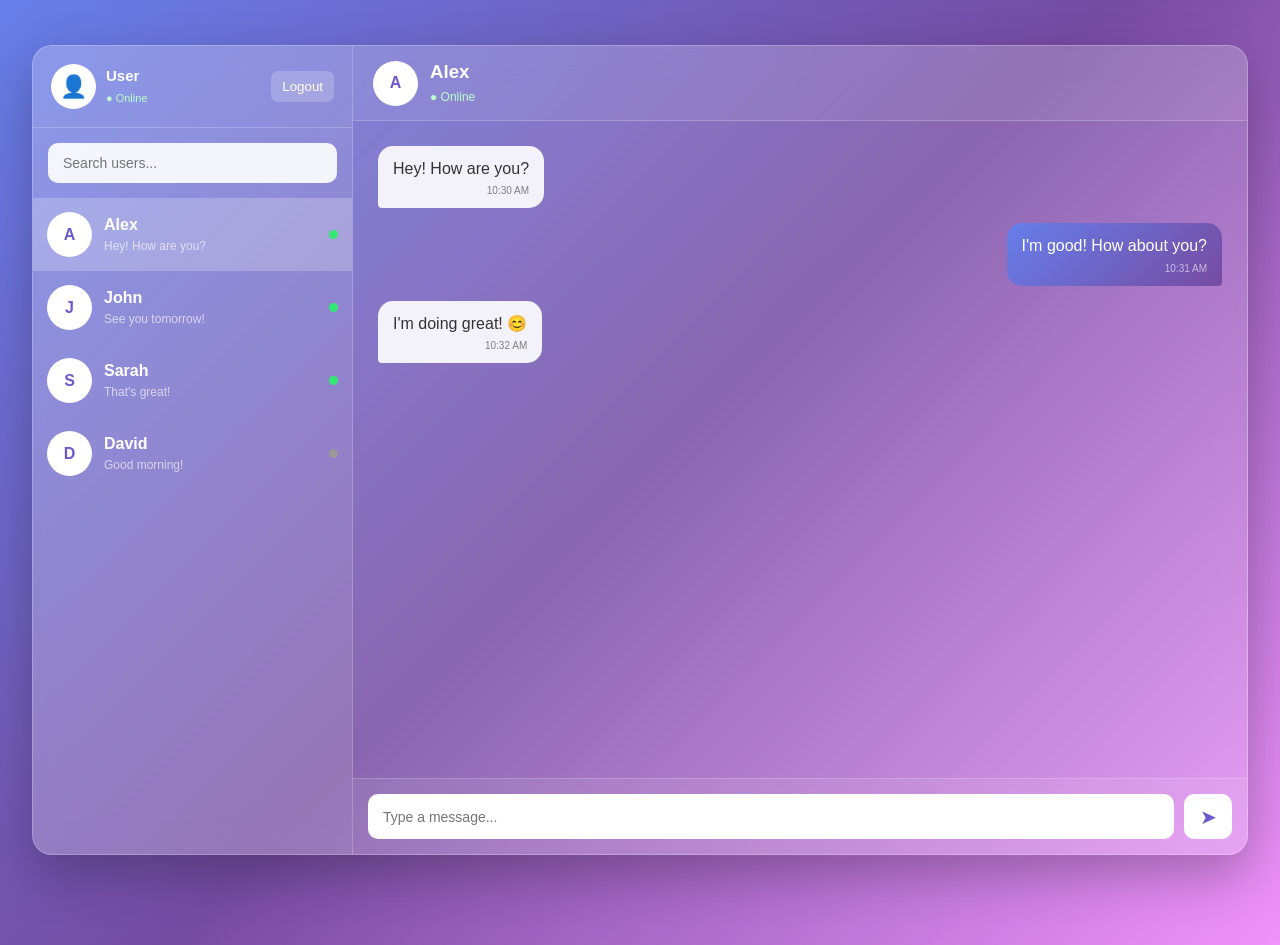
<file: index.html>
<!DOCTYPE html>
<html lang="en">
<head>
    <meta charset="UTF-8">
    <meta name="viewport" content="width=device-width, initial-scale=1.0">
    <title>ChatApp</title>
    <link rel="stylesheet" href="index.css">
</head>
<body>
    <div class="chat-container">
        <!-- SIDEBAR -->
        <aside class="sidebar">
            <!-- PROFILE -->
            <div class="profile">
                <div class="profile-left">
                    <div class="profile-image">
                        👤
                    </div>
                    <div class="profile-details">
                        <h3 id="profileName">
                            User
                        </h3>
                        <span class="online-text">
                            ● Online
                        </span>
                    </div>
                </div>
                <button id="logoutBtn" class="logout-btn">
                    Logout
                </button>
            </div>
            <!-- SEARCH -->
            <div class="search-box">
                <input
                    type="text"
                    id="searchInput"
                    placeholder="Search users..."
                >
            </div>
            <!-- USERS -->
            <div class="users">
                <div
                    class="user active"
                    data-name="Alex"
                    data-initial="A"
                    data-status="Online">
                    <div class="user-image">
                        A
                    </div>
                    <div class="user-info">
                        <h4>Alex</h4>
                        <p>Hey! How are you?</p>
                    </div>
                    <span class="status"></span>
                </div>
                <div
                    class="user"
                    data-name="John"
                    data-initial="J"
                    data-status="Online">
                    <div class="user-image">
                        J
                    </div>
                    <div class="user-info">
                        <h4>John</h4>
                        <p>See you tomorrow!</p>
                    </div>
                    <span class="status"></span>
                </div>
                <div
                    class="user"
                    data-name="Sarah"
                    data-initial="S"
                    data-status="Online">
                    <div class="user-image">
                        S
                    </div>
                    <div class="user-info">
                        <h4>Sarah</h4>
                        <p>That's great!</p>
                    </div>
                    <span class="status"></span>
                </div>
                <div
                    class="user"
                    data-name="David"
                    data-initial="D"
                    data-status="Offline">
                    <div class="user-image">
                        D
                    </div>
                    <div class="user-info">
                        <h4>David</h4>
                        <p>Good morning!</p>
                    </div>
                    <span class="status offline"></span>
                </div>
            </div>
        </aside>
        <!-- CHAT AREA -->
        <main class="chat-area">
            <!-- CHAT HEADER -->
            <header class="chat-header">
                <div class="chat-user">
                    <div
                        class="chat-user-image"
                        id="chatUserImage">
                        A
                    </div>
                    <div>
                        <h3 id="chatUserName">
                            Alex
                        </h3>
                        <span id="chatStatus">
                            ● Online
                        </span>
                    </div>
                </div>
            </header>

            <!-- MESSAGES -->

            <div class="messages" id="messages">
                <div class="message received">
                    <div class="message-content">
                        <p>
                            Hey! How are you?
                        </p>
                        <span>
                            10:30 AM
                        </span>
                    </div>
                </div>
                <div class="message sent">
                    <div class="message-content">
                        <p>
                            I'm good! How about you?
                        </p>
                        <span>
                            10:31 AM
                        </span>
                    </div>
                </div>
                <div class="message received">
                    <div class="message-content">
                        <p>
                            I'm doing great! 😊
                        </p>
                        <span>
                            10:32 AM
                        </span>
                    </div>
                </div>
            </div>
            <!-- TYPING -->
            <div id="typing" class="typing">
                <span></span>
                <span></span>
                <span></span>
                <label id="typingName">
                    Alex is typing...
                </label>
            </div>

            <!-- INPUT -->

            <div class="message-input">
                <input
                    type="text"
                    id="messageInput"
                    placeholder="Type a message..."
                    autocomplete="off">
                <button
                    id="sendBtn"
                    title="Send message">
                    ➤
                </button>
            </div>
        </main>
    </div>
    <script src="index.js"></script>
</body>
</html>
</file>
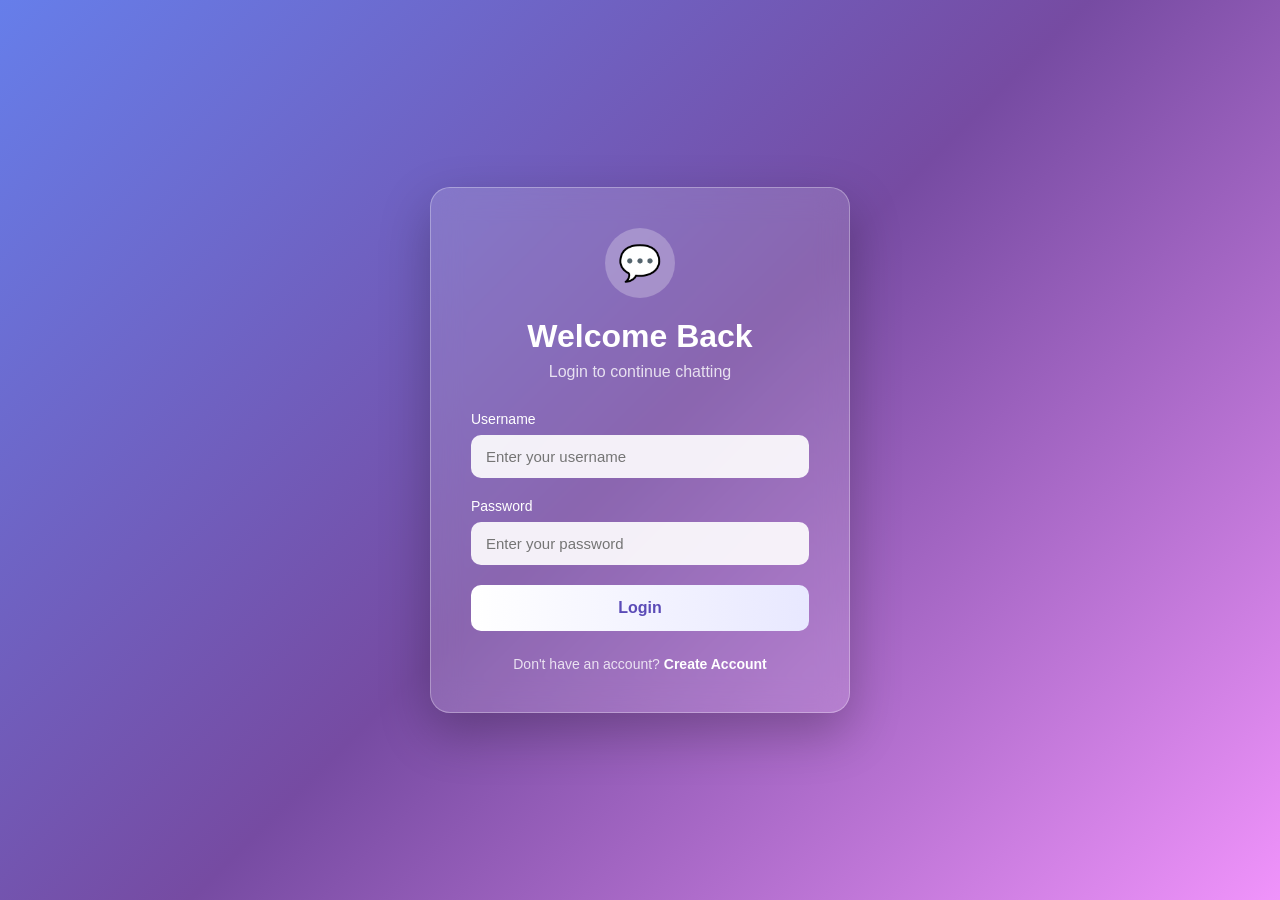
<file: login.html>
<!DOCTYPE html>
<html lang="en">
<head>
    <meta charset="UTF-8">
    <meta name="viewport" content="width=device-width, initial-scale=1.0">
    <title>ChatApp - Login</title>
    <link rel="stylesheet" href="login.css">
</head>
<body>
    <div class="login-container">
        <div class="login-box">
            <div class="logo">
                💬
            </div>
            <h1>Welcome Back</h1>
            <p class="subtitle">Login to continue chatting</p>
            <form id="loginForm">
                <div class="input-group">
                    <label for="username">Username</label>
                    <input 
                        type="text" 
                        id="username" 
                        placeholder="Enter your username">
                    <span id="usernameError"></span>
                </div>
                <div class="input-group">
                    <label for="password">Password</label>
                    <input 
                        type="password" 
                        id="password" 
                        placeholder="Enter your password">
                    <span id="passwordError"></span>
                </div>
                <button type="submit" class="login-btn">
                    Login
                </button>
            </form>
            <p class="bottom-text">
                Don't have an account?
                <a href="#">Create Account</a>
            </p>
        </div>
    </div>
    <script src="login.js"></script>
</body>
</html>
</file>
<file: index.css>
* {
    margin: 0;
    padding: 0;
    box-sizing: border-box;
}
body {
    min-height: 100vh;
    font-family: Arial, sans-serif;
    background: linear-gradient(
        135deg,
        #667eea,
        #764ba2,
        #f093fb
    );
}
/* MAIN CHAT CONTAINER */
.chat-container {
    width: 95%;
    height: 90vh;
    margin: 5vh auto;
    display: flex;
    background: rgba(255, 255, 255, 0.15);
    border: 1px solid rgba(255, 255, 255, 0.3);
    border-radius: 20px;
    overflow: hidden;
    backdrop-filter: blur(15px);
    box-shadow:
        0 20px 50px rgba(0, 0, 0, 0.25);
}

/* SIDEBAR */

.sidebar {
    width: 320px;
    display: flex;
    flex-direction: column;
    background: rgba(255, 255, 255, 0.10);
    border-right:
        1px solid rgba(255, 255, 255, 0.2);
}

/* PROFILE */

.profile {
    padding: 18px;
    display: flex;
    align-items: center;
    justify-content: space-between;
    border-bottom:
        1px solid rgba(255, 255, 255, 0.2);
}

.profile-left {
    display: flex;
    align-items: center;
    gap: 10px;
}

.profile-image {
    width: 45px;
    height: 45px;
    display: flex;
    align-items: center;
    justify-content: center;
    background: white;
    border-radius: 50%;
    font-size: 22px;
}

.profile-details h3 {
    color: white;
    font-size: 15px;
    margin-bottom: 4px;
}

.online-text {
    color: #b8ffca;
    font-size: 11px;
}

/* LOGOUT */

.logout-btn {
    padding: 8px 11px;
    border: none;
    border-radius: 7px;
    background: rgba(255, 255, 255, 0.2);
    color: white;
    cursor: pointer;
    transition: 0.2s;
}

.logout-btn:hover {
    background: rgba(255, 255, 255, 0.35);
}

/* SEARCH */

.search-box {
    padding: 15px;
}

.search-box input {
    width: 100%;
    padding: 12px 15px;
    border: none;
    outline: none;
    border-radius: 10px;
    background: rgba(255, 255, 255, 0.9);
    font-size: 14px;
}

/* USERS */

.users {
    overflow-y: auto;
}

.user {
    padding: 14px;
    display: flex;
    align-items: center;
    gap: 12px;
    cursor: pointer;
    transition: 0.2s;
}

.user:hover {
    background: rgba(255, 255, 255, 0.15);
}

.user.active {
    background: rgba(255, 255, 255, 0.22);
}

/* USER IMAGE */

.user-image {
    width: 45px;
    height: 45px;
    flex-shrink: 0;
    display: flex;
    align-items: center;
    justify-content: center;
    background: white;
    color: #6a5acd;
    font-weight: bold;
    border-radius: 50%;
}

/* USER INFO */

.user-info {
    flex: 1;
    min-width: 0;
}

.user-info h4 {
    color: white;
    margin-bottom: 5px;
}

.user-info p {
    color: rgba(255, 255, 255, 0.65);
    font-size: 12px;
    white-space: nowrap;
    overflow: hidden;
    text-overflow: ellipsis;
}

/* STATUS */

.status {
    width: 9px;
    height: 9px;
    background: #35e875;
    border-radius: 50%;
}

.status.offline {
    background: #999;
}

/* CHAT AREA */

.chat-area {
    flex: 1;
    min-width: 0;
    display: flex;
    flex-direction: column;
}

/* CHAT HEADER */

.chat-header {
    height: 75px;
    padding: 15px 20px;
    display: flex;
    align-items: center;
    background: rgba(255, 255, 255, 0.08);
    border-bottom:
        1px solid rgba(255, 255, 255, 0.2);
}

.chat-user {
    display: flex;
    align-items: center;
    gap: 12px;
}

.chat-user-image {
    width: 45px;
    height: 45px;
    display: flex;
    align-items: center;
    justify-content: center;
    background: white;
    color: #6a5acd;
    font-weight: bold;
    border-radius: 50%;
}

.chat-user h3 {
    color: white;
    margin-bottom: 4px;
}

.chat-user span {
    color: #b8ffca;
    font-size: 12px;
}

.chat-user span.offline-text {
    color: #ccc;
}

/* MESSAGES */

.messages {
    flex: 1;
    padding: 25px;
    overflow-y: auto;
    display: flex;
    flex-direction: column;
    gap: 15px;
}

/* MESSAGE */

.message {
    display: flex;
}

.message.sent {
    justify-content: flex-end;
}

.message-content {
    max-width: 65%;
    padding: 12px 15px;
    border-radius: 15px;
}

.message.received .message-content {
    background: rgba(255, 255, 255, 0.9);
    color: #333;
    border-bottom-left-radius: 4px;
}

.message.sent .message-content {
    background: linear-gradient(
        135deg,
        #667eea,
        #764ba2
    );
    color: white;
    border-bottom-right-radius: 4px;
}

.message-content p {
    line-height: 1.4;
    margin-bottom: 5px;
    word-wrap: break-word;
}

.message-content span {
    display: block;
    text-align: right;
    font-size: 10px;
    opacity: 0.6;
}

/* TYPING */

.typing {
    display: none;
    align-items: center;
    gap: 4px;
    padding: 0 25px 8px;
    color: rgba(255, 255, 255, 0.7);
    font-size: 12px;
}

.typing span {
    width: 5px;
    height: 5px;
    background: white;
    border-radius: 50%;
    animation: typingAnimation 1s infinite;
}

.typing span:nth-child(2) {
    animation-delay: 0.2s;
}

.typing span:nth-child(3) {
    animation-delay: 0.4s;
}

@keyframes typingAnimation {

    0%,
    60%,
    100% {
        transform: translateY(0);
        opacity: 0.4;
    }
    30% {
        transform: translateY(-4px);
        opacity: 1;
    }
}

/* MESSAGE INPUT */

.message-input {
    padding: 15px;
    display: flex;
    gap: 10px;
    background: rgba(255, 255, 255, 0.08);
    border-top:
        1px solid rgba(255, 255, 255, 0.2);
}

.message-input input {
    flex: 1;
    min-width: 0;
    padding: 13px 15px;
    border: none;
    outline: none;
    border-radius: 10px;
    font-size: 14px;
}

.message-input button {
    width: 48px;
    height: 45px;
    border: none;
    border-radius: 10px;
    background: white;
    color: #6a5acd;
    font-size: 20px;
    cursor: pointer;
    transition: 0.2s;
}

.message-input button:hover {
    transform: scale(1.05);
}

/* TABLET */

@media (max-width: 800px) {
    .chat-container {
        width: 100%;
        height: 100vh;
        margin: 0;
        border-radius: 0;
    }
    .sidebar {
        width: 260px;
    }
    .message-content {
        max-width: 75%;
    }
}

/* MOBILE */

@media (max-width: 600px) {
    .sidebar {
        width: 75px;
    }
    .profile {
        justify-content: center;
        padding: 15px 5px;
    }
    .profile-details,
    .logout-btn,
    .search-box,
    .user-info,
    .status {
        display: none;
    }
    .profile-image {
        width: 42px;
        height: 42px;
    }
    .user {
        justify-content: center;
        padding: 14px 5px;
    }
    .user-image {
        width: 42px;
        height: 42px;
    }
    .chat-header {
        padding: 15px;
    }
    .messages {
        padding: 15px;
    }
    .message-content {
        max-width: 85%;
    }
}

/* SMALL MOBILE */

@media (max-width: 400px) {
    .sidebar {
        width: 60px;
    }
    .user-image {
        width: 38px;
        height: 38px;
    }
    .chat-user-image {
        width: 40px;
        height: 40px;
    }
    .message-content {
        max-width: 90%;
    }
}
</file>
<file: login.css>
* {
    margin: 0;
    padding: 0;
    box-sizing: border-box;
}
body {
    min-height: 100vh;
    font-family: Arial, sans-serif;
    display: flex;
    justify-content: center;
    align-items: center;
    background: linear-gradient(
        135deg,
        #667eea,
        #764ba2,
        #f093fb
    );
}

/* Main container */

.login-container {
    width: 100%;
    min-height: 100vh;
    display: flex;
    justify-content: center;
    align-items: center;
    padding: 20px;
}

/* Login box */

.login-box {
    width: 420px;
    padding: 40px;
    background: rgba(255, 255, 255, 0.15);
    border: 1px solid rgba(255, 255, 255, 0.3);
    border-radius: 20px;
    backdrop-filter: blur(15px);
    box-shadow: 0 20px 50px rgba(0, 0, 0, 0.25);
    text-align: center;
}

/* Logo */

.logo {
    width: 70px;
    height: 70px;
    margin: 0 auto 20px;
    display: flex;
    justify-content: center;
    align-items: center;
    font-size: 35px;
    background: rgba(255, 255, 255, 0.25);
    border-radius: 50%;
}

/* Heading */

.login-box h1 {
    color: white;
    font-size: 32px;
    margin-bottom: 8px;
}

.subtitle {
    color: rgba(255, 255, 255, 0.8);
    margin-bottom: 30px;
}

/* Input group */

.input-group {
    text-align: left;
    margin-bottom: 20px;
}

.input-group label {
    display: block;
    color: white;
    font-size: 14px;
    margin-bottom: 8px;
}

.input-group input {
    width: 100%;
    padding: 13px 15px;
    border: none;
    outline: none;
    border-radius: 10px;
    background: rgba(255, 255, 255, 0.9);
    font-size: 15px;
}

.input-group input:focus {
    box-shadow: 0 0 0 3px rgba(255, 255, 255, 0.25);
}

/* Error messages */

.input-group span {
    display: block;
    color: #ffe0e0;
    font-size: 13px;
    margin-top: 5px;
}

/* Login button */

.login-btn {
    width: 100%;
    padding: 14px;
    border: none;
    border-radius: 10px;
    background: linear-gradient(
        90deg,
        #ffffff,
        #e8e8ff
    );
    color: #5b4bb7;
    font-size: 16px;
    font-weight: bold;
    cursor: pointer;
    transition: 0.3s;
}

.login-btn:hover {
    transform: translateY(-2px);
    box-shadow: 0 8px 20px rgba(0, 0, 0, 0.2);
}

/* Bottom text */

.bottom-text {
    margin-top: 25px;
    color: rgba(255, 255, 255, 0.8);
    font-size: 14px;
}

.bottom-text a {
    color: white;
    font-weight: bold;
    text-decoration: none;
}

.bottom-text a:hover {
    text-decoration: underline;
}

/* ========================= */
/* Responsive Design */
/* ========================= */

@media (max-width: 500px) {
    .login-container {
        padding: 15px;
    }
    .login-box {
        width: 100%;
        padding: 30px 25px;
    }
    .login-box h1 {
        font-size: 27px;
    }
}
@media (max-width: 350px) {
    .login-box {
        padding: 25px 18px;
    }
    .logo {
        width: 60px;
        height: 60px;
        font-size: 30px;
    }
    .login-box h1 {
        font-size: 24px;
    }
}
</file>
